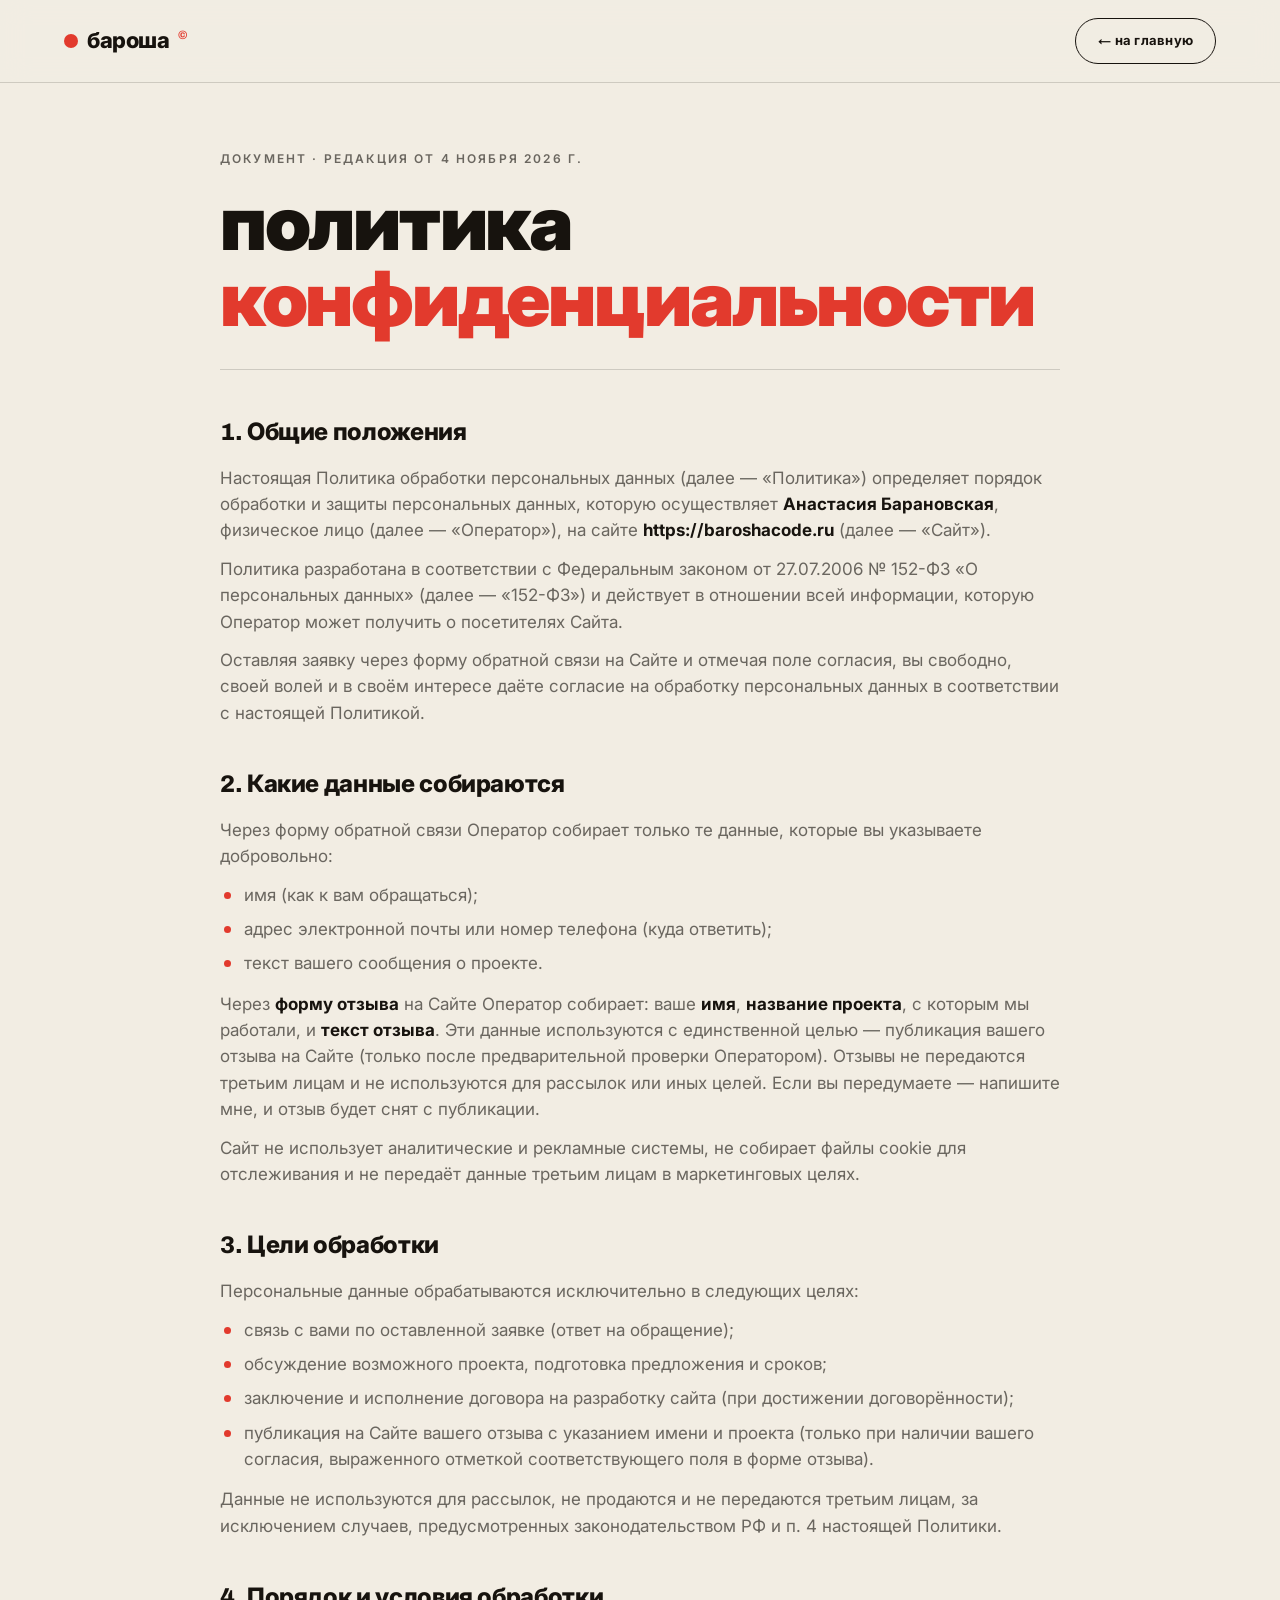
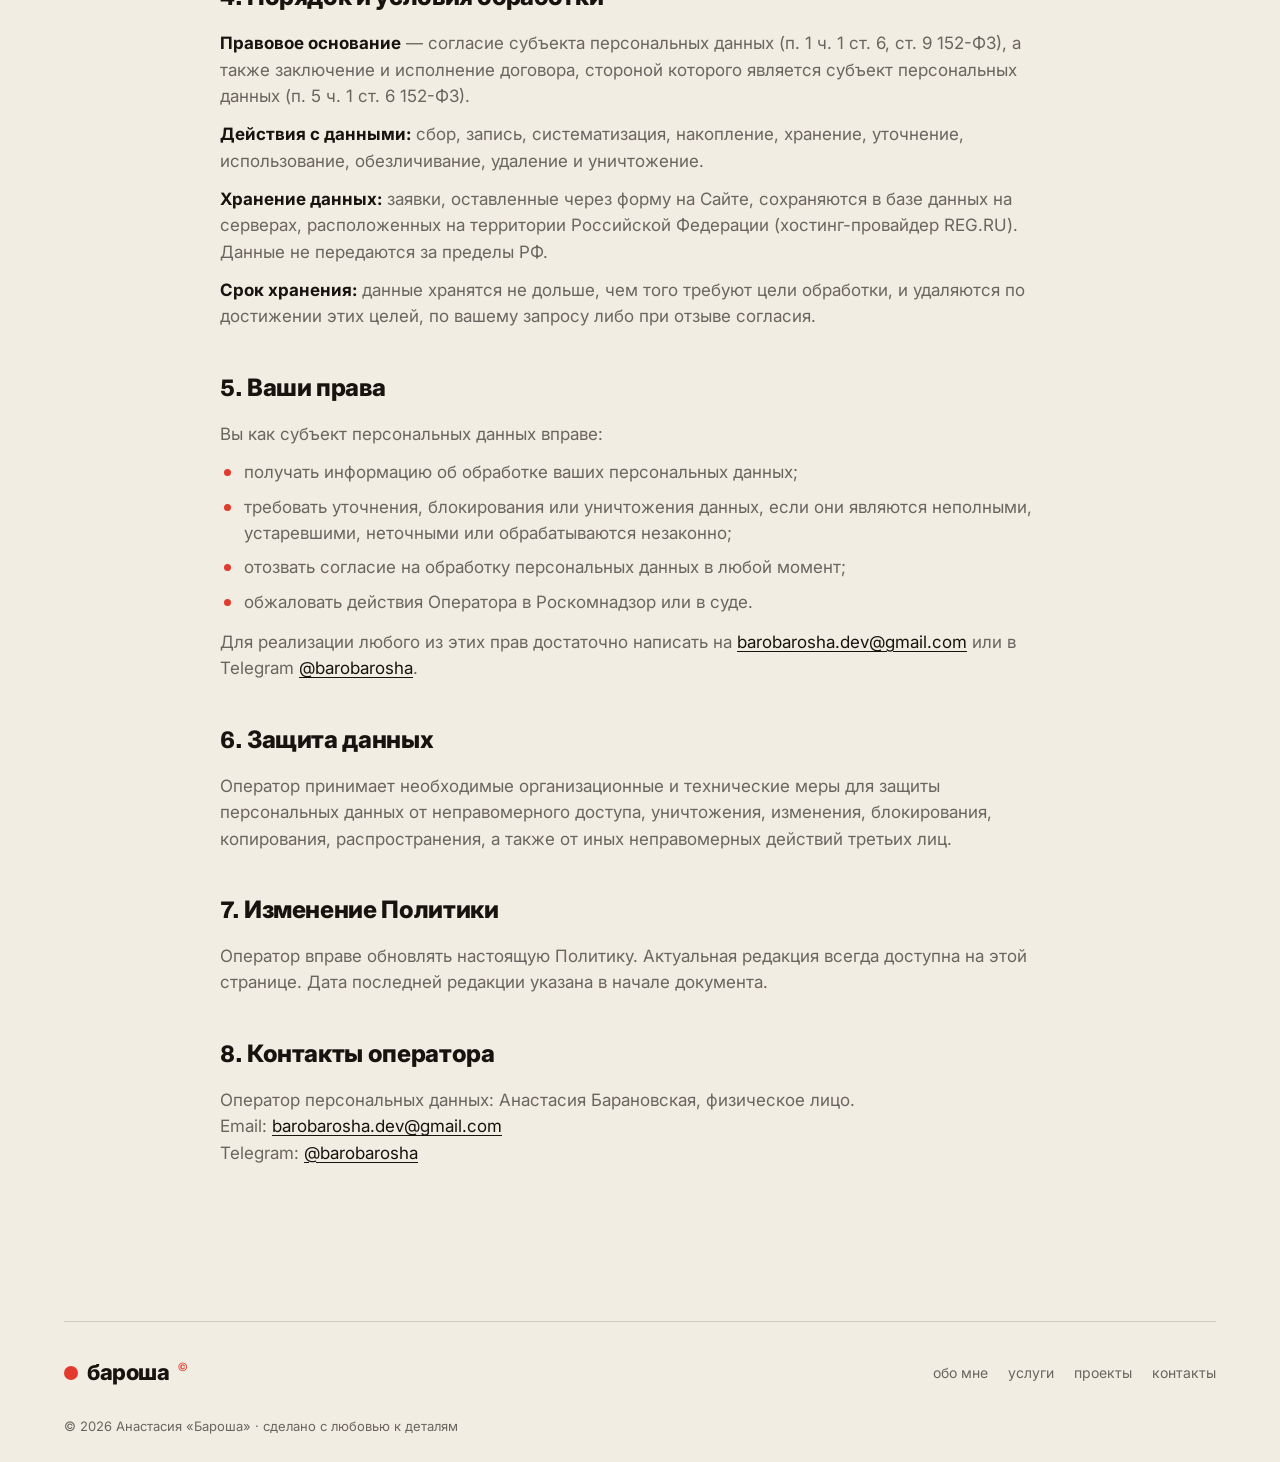
<file: privacy.html>
<!DOCTYPE html>
<html lang="ru">
<head>
  <meta charset="UTF-8">
  <meta name="viewport" content="width=device-width, initial-scale=1.0">
  <title>Политика конфиденциальности — Бароша</title>
  <meta name="description" content="Политика обработки персональных данных сайта Анастасии «Бароши» — веб-разработчика. Порядок сбора, хранения и защиты персональных данных по 152-ФЗ.">
  <meta name="robots" content="noindex">
  <link rel="icon" href="data:image/svg+xml,<svg xmlns='http://www.w3.org/2000/svg' viewBox='0 0 100 100'><circle cx='50' cy='50' r='44' fill='%23E23A2D'/></svg>">
  <link rel="preconnect" href="https://fonts.googleapis.com">
  <link rel="preconnect" href="https://fonts.gstatic.com" crossorigin>
  <link href="https://fonts.googleapis.com/css2?family=Archivo:ital,wght@0,400;0,500;0,600;0,700;0,800;0,900;1,700&family=Inter:wght@400;500;600&display=swap" rel="stylesheet">
  <link rel="stylesheet" href="css/style.css">
</head>
<body>

  <header class="header is-scrolled">
    <div class="header__inner">
      <a href="index.html" class="logo" aria-label="На главную">
        <span class="logo__dot"></span>бароша<span class="logo__sup">©</span>
      </a>
      <a href="index.html" class="btn btn--ghost btn--sm header__back">← на главную</a>
    </div>
  </header>

  <main class="legal">
    <div class="legal__inner">
      <p class="legal__eyebrow">документ · редакция от 4 ноября 2026 г.</p>
      <h1 class="legal__title">политика <em>конфиденциальности</em></h1>

      <div class="legal__body">

        <section>
          <h2>1. Общие положения</h2>
          <p>
            Настоящая Политика обработки персональных данных (далее — «Политика») определяет порядок
            обработки и защиты персональных данных, которую осуществляет
            <b>Анастасия Барановская</b>, физическое лицо (далее — «Оператор»),
            на сайте <b>https://baroshacode.ru</b> (далее — «Сайт»).
          </p>
          <p>
            Политика разработана в соответствии с Федеральным законом от 27.07.2006 № 152-ФЗ
            «О персональных данных» (далее — «152-ФЗ») и действует в отношении всей информации,
            которую Оператор может получить о посетителях Сайта.
          </p>
          <p>
            Оставляя заявку через форму обратной связи на Сайте и отмечая поле согласия, вы свободно,
            своей волей и в своём интересе даёте согласие на обработку персональных данных
            в соответствии с настоящей Политикой.
          </p>
        </section>

        <section>
          <h2>2. Какие данные собираются</h2>
          <p>Через форму обратной связи Оператор собирает только те данные, которые вы указываете добровольно:</p>
          <ul>
            <li>имя (как к вам обращаться);</li>
            <li>адрес электронной почты или номер телефона (куда ответить);</li>
            <li>текст вашего сообщения о проекте.</li>
          </ul>
          <p>
            Через <b>форму отзыва</b> на Сайте Оператор собирает: ваше <b>имя</b>,
            <b>название проекта</b>, с которым мы работали, и <b>текст отзыва</b>.
            Эти данные используются с единственной целью — публикация вашего отзыва на Сайте
            (только после предварительной проверки Оператором). Отзывы не передаются третьим лицам
            и не используются для рассылок или иных целей.
            Если вы передумаете — напишите мне, и отзыв будет снят с публикации.
          </p>
          <p>
            Сайт не использует аналитические и рекламные системы, не собирает файлы cookie
            для отслеживания и не передаёт данные третьим лицам в маркетинговых целях.
          </p>
        </section>

        <section>
          <h2>3. Цели обработки</h2>
          <p>Персональные данные обрабатываются исключительно в следующих целях:</p>
          <ul>
            <li>связь с вами по оставленной заявке (ответ на обращение);</li>
            <li>обсуждение возможного проекта, подготовка предложения и сроков;</li>
            <li>заключение и исполнение договора на разработку сайта (при достижении договорённости);</li>
            <li>публикация на Сайте вашего отзыва с указанием имени и проекта (только при наличии
              вашего согласия, выраженного отметкой соответствующего поля в форме отзыва).</li>
          </ul>
          <p>
            Данные не используются для рассылок, не продаются и не передаются третьим лицам,
            за исключением случаев, предусмотренных законодательством РФ и п. 4 настоящей Политики.
          </p>
        </section>

        <section>
          <h2>4. Порядок и условия обработки</h2>
          <p>
            <b>Правовое основание</b> — согласие субъекта персональных данных
            (п. 1 ч. 1 ст. 6, ст. 9 152-ФЗ), а также заключение и исполнение договора,
            стороной которого является субъект персональных данных (п. 5 ч. 1 ст. 6 152-ФЗ).
          </p>
          <p>
            <b>Действия с данными:</b> сбор, запись, систематизация, накопление, хранение,
            уточнение, использование, обезличивание, удаление и уничтожение.
          </p>
          <p>
           <p>
            <b>Хранение данных:</b> заявки, оставленные через форму на Сайте, сохраняются
            в базе данных на серверах, расположенных на территории Российской Федерации
            (хостинг-провайдер REG.RU). Данные не передаются за пределы РФ.
           </p>
          </p>
          <p>
            <b>Срок хранения:</b> данные хранятся не дольше, чем того требуют цели обработки,
            и удаляются по достижении этих целей, по вашему запросу либо при отзыве согласия.
          </p>
        </section>

        <section>
          <h2>5. Ваши права</h2>
          <p>Вы как субъект персональных данных вправе:</p>
          <ul>
            <li>получать информацию об обработке ваших персональных данных;</li>
            <li>требовать уточнения, блокирования или уничтожения данных, если они являются
              неполными, устаревшими, неточными или обрабатываются незаконно;</li>
            <li>отозвать согласие на обработку персональных данных в любой момент;</li>
            <li>обжаловать действия Оператора в Роскомнадзор или в суде.</li>
          </ul>
          <p>
            Для реализации любого из этих прав достаточно написать на
            <a href="mailto:barobarosha.dev@gmail.com">barobarosha.dev@gmail.com</a> или
            в Telegram <a href="https://t.me/barobarosha" target="_blank" rel="noopener">@barobarosha</a>.
          </p>
        </section>

        <section>
          <h2>6. Защита данных</h2>
          <p>
            Оператор принимает необходимые организационные и технические меры для защиты
            персональных данных от неправомерного доступа, уничтожения, изменения,
            блокирования, копирования, распространения, а также от иных неправомерных действий
            третьих лиц.
          </p>
        </section>

        <section>
          <h2>7. Изменение Политики</h2>
          <p>
            Оператор вправе обновлять настоящую Политику. Актуальная редакция всегда доступна
            на этой странице. Дата последней редакции указана в начале документа.
          </p>
        </section>

        <section>
          <h2>8. Контакты оператора</h2>
          <p>
            Оператор персональных данных: Анастасия Барановская, физическое лицо.<br>
            Email: <a href="mailto:barobarosha.dev@gmail.com">barobarosha.dev@gmail.com</a><br>
            Telegram: <a href="http://t.me/barobarosha" target="_blank" rel="noopener">@barobarosha</a>
          </p>
        </section>

      </div>
    </div>
  </main>

  <footer class="footer">
    <div class="footer__inner">
      <a href="index.html" class="logo logo--foot"><span class="logo__dot"></span>бароша<span class="logo__sup">©</span></a>
      <nav class="footer__nav" aria-label="Навигация в подвале">
        <a href="index.html#about">обо мне</a>
        <a href="index.html#services">услуги</a>
        <a href="index.html#projects">проекты</a>
        <a href="index.html#contacts">контакты</a>
      </nav>
      <div class="footer__meta">
        <span>© 2026 Анастасия «Бароша» · сделано с любовью к деталям</span>
      </div>
    </div>
  </footer>

</body>
</html>
</file>
<file: css/style.css>
/* ============================================
   БАРОША — портфолио веб-разработчика
   Editorial / Swiss style: крем, красный, чернила
   ============================================ */

:root {
  --bg: #F2EDE3;
  --bg-soft: #EAE3D6;
  --ink: #17130E;
  --ink-60: rgba(23, 19, 14, .62);
  --ink-30: rgba(23, 19, 14, .3);
  --line: rgba(23, 19, 14, .16);
  --red: #E23A2D;
  --red-dark: #C42B20;
  --pink: #F3C4CE;
  --pink-soft: #F9E3E8;
  --white: #FFFDF8;
  --font-display: 'Archivo', 'Inter', sans-serif;
  --font-body: 'Inter', sans-serif;
  --radius: 22px;
  --pad: clamp(20px, 5vw, 72px);
  --ease-out: cubic-bezier(.22, 1, .36, 1);
}

* { margin: 0; padding: 0; box-sizing: border-box; }

html { scroll-behavior: smooth; }

body {
  background: var(--bg);
  color: var(--ink);
  font-family: var(--font-body);
  font-size: 17px;
  line-height: 1.55;
  -webkit-font-smoothing: antialiased;
  overflow-x: hidden;
}

::selection { background: var(--red); color: var(--white); }

img { display: block; max-width: 100%; }
a { color: inherit; text-decoration: none; }
ul, ol { list-style: none; }
button { font: inherit; cursor: pointer; background: none; border: none; color: inherit; }

:focus-visible {
  outline: 2px solid var(--red);
  outline-offset: 3px;
  border-radius: 4px;
}

/* ---------- Кастомный курсор ---------- */
.cursor,
.cursor-ring {
  position: fixed;
  top: 0; left: 0;
  pointer-events: none;
  z-index: 9999;
  border-radius: 50%;
  transform: translate(-50%, -50%);
}
.cursor {
  width: 8px; height: 8px;
  background: var(--red);
}
.cursor-ring {
  width: 38px; height: 38px;
  border: 1.5px solid var(--ink-30);
  transition: width .35s var(--ease-out), height .35s var(--ease-out),
              border-color .35s, background .35s;
}
.cursor-ring.is-hover {
  width: 64px; height: 64px;
  border-color: var(--red);
  background: rgba(226, 58, 45, .08);
}
@media (hover: none), (pointer: coarse) {
  .cursor, .cursor-ring { display: none; }
}

/* ---------- Шапка ---------- */
.header {
  position: fixed;
  top: 0; left: 0; right: 0;
  z-index: 100;
  transition: transform .4s var(--ease-out), background .3s, box-shadow .3s;
}
.header.is-scrolled {
  background: rgba(242, 237, 227, .86);
  backdrop-filter: blur(14px);
  -webkit-backdrop-filter: blur(14px);
  box-shadow: 0 1px 0 var(--line);
}
.header.is-hidden { transform: translateY(-100%); }
.header__inner {
  display: flex;
  align-items: center;
  gap: 28px;
  padding: 18px var(--pad);
}
.logo {
  font-family: var(--font-display);
  font-weight: 800;
  font-size: 22px;
  letter-spacing: -.02em;
  display: inline-flex;
  align-items: center;
  gap: 9px;
}
.logo__dot {
  width: 14px; height: 14px;
  background: var(--red);
  border-radius: 50%;
  display: inline-block;
  animation: pulse 3s ease-in-out infinite;
}
@keyframes pulse { 0%,100% { transform: scale(1);} 50% { transform: scale(.72);} }
.logo__sup { font-size: 12px; color: var(--red); transform: translateY(-6px); }

.nav {
  display: flex;
  gap: 26px;
  margin-left: auto;
}
.nav__link {
  font-size: 14px;
  font-weight: 500;
  text-transform: lowercase;
  letter-spacing: .04em;
  position: relative;
  padding: 4px 0;
}
.nav__link::after {
  content: '';
  position: absolute;
  left: 0; bottom: 0;
  width: 100%; height: 2px;
  background: var(--red);
  transform: scaleX(0);
  transform-origin: right;
  transition: transform .4s var(--ease-out);
}
.nav__link:hover::after { transform: scaleX(1); transform-origin: left; }

.header__cta { margin-left: 8px; }

.burger {
  display: none;
  flex-direction: column;
  gap: 6px;
  padding: 10px;
  margin-left: auto;
}
.burger span {
  width: 26px; height: 2px;
  background: var(--ink);
  transition: transform .35s var(--ease-out), opacity .3s, background .3s;
}
.burger.is-open span { background: var(--bg); }
.burger.is-open span:first-child { transform: translateY(4px) rotate(45deg); }
.burger.is-open span:last-child { transform: translateY(-4px) rotate(-45deg); }

/* Шапка поверх открытого мобильного меню */
body.menu-open .header {
  background: transparent;
  backdrop-filter: none;
  -webkit-backdrop-filter: none;
  box-shadow: none;
}
body.menu-open .logo { color: var(--bg); }
body.menu-open .logo__sup { color: var(--bg); }

.mobile-menu {
  position: fixed;
  inset: 0;
  background: var(--ink);
  color: var(--bg);
  z-index: 90;
  display: flex;
  flex-direction: column;
  justify-content: center;
  padding: var(--pad);
  transform: translateY(-100%);
  transition: transform .55s var(--ease-out);
}
.mobile-menu.is-open { transform: translateY(0); }
.mobile-menu__nav { display: flex; flex-direction: column; gap: 8px; }
.mobile-menu__link {
  font-family: var(--font-display);
  font-size: clamp(38px, 9vw, 64px);
  font-weight: 800;
  letter-spacing: -.03em;
  line-height: 1.15;
  transition: color .3s, transform .3s;
}
.mobile-menu__link:hover { color: var(--red); transform: translateX(12px); }
.mobile-menu__foot {
  margin-top: 48px;
  font-size: 13px;
  letter-spacing: .12em;
  text-transform: uppercase;
  color: rgba(242, 237, 227, .5);
}

/* ---------- Кнопки ---------- */
.btn {
  display: inline-flex;
  align-items: center;
  gap: 10px;
  font-family: var(--font-display);
  font-weight: 700;
  font-size: 15px;
  letter-spacing: .02em;
  padding: 16px 30px;
  border-radius: 999px;
  border: 1.5px solid var(--ink);
  transition: background .3s, color .3s, border-color .3s, transform .3s;
  will-change: transform;
}
.btn--sm { padding: 12px 22px; font-size: 13px; }
.btn--solid { background: var(--ink); color: var(--bg); }
.btn--solid:hover { background: var(--red); border-color: var(--red); color: var(--white); }
.btn--red { background: var(--red); border-color: var(--red); color: var(--white); }
.btn--red:hover { background: var(--red-dark); border-color: var(--red-dark); }
.btn--ghost { background: transparent; color: var(--ink); }
.btn--ghost:hover { background: var(--ink); color: var(--bg); }
.btn--ghost-light { background: transparent; color: var(--bg); border-color: rgba(242,237,227,.6); }
.btn--ghost-light:hover { background: var(--bg); color: var(--ink); border-color: var(--bg); }
.btn__arrow { transition: transform .3s var(--ease-out); }
.btn:hover .btn__arrow { transform: translateX(5px); }

/* ---------- HERO ---------- */
.hero {
  position: relative;
  min-height: 100svh;
  display: flex;
  flex-direction: column;
  justify-content: flex-end;
  padding-top: 110px;
  overflow: hidden;
}
.hero__grid-lines {
  position: absolute;
  inset: 0;
  background-image:
    linear-gradient(to right, var(--line) 1px, transparent 1px);
  background-size: calc(100% / 6) 100%;
  opacity: .35;
  pointer-events: none;
  mask-image: linear-gradient(to bottom, #000 60%, transparent);
  -webkit-mask-image: linear-gradient(to bottom, #000 60%, transparent);
}
.hero__inner {
  position: relative;
  display: grid;
  grid-template-columns: 1.25fr .9fr;
  gap: 40px;
  align-items: center;
  padding: 0 var(--pad);
  flex: 1;
  width: 100%;
  max-width: 1600px;
  margin: 0 auto;
}
.hero__eyebrow {
  display: inline-flex;
  align-items: center;
  gap: 10px;
  font-size: 13px;
  font-weight: 600;
  letter-spacing: .18em;
  text-transform: uppercase;
  color: var(--ink-60);
  margin-bottom: 26px;
}
.status-dot {
  width: 9px; height: 9px;
  border-radius: 50%;
  background: var(--red);
  animation: pulse 2.4s ease-in-out infinite;
}
.hero__title {
  font-family: var(--font-display);
  font-weight: 900;
  font-size: clamp(52px, 9.4vw, 148px);
  line-height: .94;
  letter-spacing: -.035em;
  text-transform: lowercase;
  margin-bottom: 34px;
}
.hero__line { display: block; overflow: hidden; }
.hero__line em { display: inline-block; font-style: normal; will-change: transform; }
.hero__line--red { color: var(--red); }
.hero__star {
  display: inline-block;
  width: .55em; height: .55em;
  color: var(--ink);
  margin-left: .12em;
  animation: spin 9s linear infinite;
}
@keyframes spin { to { transform: rotate(360deg); } }
.hero__sub {
  max-width: 520px;
  font-size: 18px;
  color: var(--ink-60);
  margin-bottom: 38px;
}
.hero__actions { display: flex; flex-wrap: wrap; gap: 14px; margin-bottom: 48px; }
.hero__meta {
  display: flex;
  gap: 40px;
  border-top: 1px solid var(--line);
  padding-top: 22px;
  max-width: 560px;
}
.hero__meta-item { display: flex; flex-direction: column; gap: 2px; }
.hero__meta-item b {
  font-family: var(--font-display);
  font-size: 19px;
  font-weight: 800;
  letter-spacing: -.01em;
}
.hero__meta-item span { font-size: 13px; color: var(--ink-60); }

/* Аватар */
.hero__right { position: relative; display: flex; justify-content: center; }
.avatar-stage {
  position: relative;
  width: min(420px, 90%);
  aspect-ratio: 4 / 5;
}
.avatar-frame {
  position: absolute;
  inset: 0;
  border-radius: 999px 999px var(--radius) var(--radius);
  overflow: hidden;
  background: var(--pink-soft);
  box-shadow: 0 40px 80px -30px rgba(23, 19, 14, .35);
  animation: floaty 6s ease-in-out infinite;
  will-change: transform;
}
.avatar-img {
  width: 100%; height: 100%;
  object-fit: cover;
  object-position: top center;
  transform: scale(1.06);
}
@keyframes floaty {
  0%, 100% { transform: translateY(0) rotate(0deg); }
  33% { transform: translateY(-14px) rotate(-1.2deg); }
  66% { transform: translateY(-6px) rotate(1.2deg); }
}
.avatar-badge {
  position: absolute;
  top: -8px; right: -34px;
  width: 118px; height: 118px;
  animation: spin 14s linear infinite;
  filter: drop-shadow(0 12px 24px rgba(23,19,14,.25));
}
.avatar-badge__bg { fill: var(--red); }
.avatar-badge__text {
  font-family: var(--font-display);
  font-size: 11.5px;
  font-weight: 700;
  letter-spacing: 3.6px;
  fill: var(--white);
  text-transform: uppercase;
}
.avatar-badge__dot { fill: var(--white); }
.avatar-shape {
  position: absolute;
  border-radius: 50%;
  pointer-events: none;
}
.avatar-shape--1 {
  width: 90px; height: 90px;
  left: -46px; bottom: 18%;
  background: var(--pink);
  animation: floaty 7s ease-in-out infinite reverse;
}
.avatar-shape--2 {
  width: 26px; height: 26px;
  left: -18px; top: 16%;
  background: var(--red);
  animation: floaty 5s ease-in-out infinite;
}

/* Бегущая строка */
.marquee {
  position: relative;
  border-top: 1px solid var(--line);
  border-bottom: 1px solid var(--line);
  background: var(--ink);
  color: var(--bg);
  overflow: hidden;
  padding: 16px 0;
  margin-top: 60px;
}
.marquee__track {
  display: flex;
  align-items: center;
  gap: 34px;
  width: max-content;
  animation: marquee 26s linear infinite;
  will-change: transform;
}

/* Статичная строка — только мобилка (тач) */
.marquee--static { display: none; }
.marquee__row {
  display: flex;
  align-items: center;
  justify-content: center;
  flex-wrap: wrap;
  row-gap: 8px;
  column-gap: 18px;
  padding: 0 20px;
}
.marquee__row span {
  font-family: var(--font-display);
  font-weight: 700;
  font-size: 12.5px;
  letter-spacing: .06em;
  text-transform: uppercase;
  white-space: nowrap;
}
.marquee__row i { color: var(--red); font-style: normal; font-size: 14px; }
@media (hover: none), (pointer: coarse) {
  .marquee:not(.marquee--static) { display: none; }
  .marquee--static { display: block; }
}
.marquee__track span {
  font-family: var(--font-display);
  font-weight: 700;
  font-size: 17px;
  letter-spacing: .08em;
  text-transform: uppercase;
  white-space: nowrap;
}
.marquee__track i { color: var(--red); font-style: normal; font-size: 19px; }
@keyframes marquee { to { transform: translateX(-50%); } }

/* ---------- Секции общее ---------- */
.section { padding: clamp(90px, 12vw, 160px) var(--pad) 0; max-width: 1600px; margin: 0 auto; }
.section__head {
  display: flex;
  align-items: baseline;
  gap: 26px;
  border-bottom: 1px solid var(--line);
  padding-bottom: 26px;
  margin-bottom: clamp(40px, 6vw, 72px);
}
.section__num {
  font-family: var(--font-display);
  font-weight: 800;
  font-size: 15px;
  letter-spacing: .14em;
  color: var(--red);
}
.section__num--light { color: var(--pink); }
.section__title {
  font-family: var(--font-display);
  font-weight: 900;
  font-size: clamp(44px, 7vw, 104px);
  letter-spacing: -.03em;
  line-height: 1;
  text-transform: lowercase;
}
.section__title em { font-style: normal; color: var(--red); }

/* ---------- Обо мне ---------- */
.about__grid {
  display: grid;
  grid-template-columns: 1fr 1.15fr;
  gap: clamp(40px, 6vw, 90px);
}
.about__lead {
  font-family: var(--font-display);
  font-size: clamp(22px, 2.6vw, 30px);
  font-weight: 700;
  line-height: 1.3;
  letter-spacing: -.015em;
  margin-bottom: 24px;
}
.about__lead b { color: var(--red); }
.about__intro p:not(.about__lead) { color: var(--ink-60); max-width: 480px; }
.about__skills { display: flex; flex-direction: column; }
.about-skill {
  display: flex;
  gap: 26px;
  padding: 26px 0;
  border-top: 1px solid var(--line);
  transition: padding-left .4s var(--ease-out);
}
.about-skill:last-child { border-bottom: 1px solid var(--line); }
.about-skill:hover { padding-left: 14px; }
.about-skill__num {
  font-family: var(--font-display);
  font-weight: 800;
  font-size: 14px;
  color: var(--red);
  padding-top: 4px;
}
.about-skill h3 {
  font-family: var(--font-display);
  font-size: 21px;
  font-weight: 800;
  letter-spacing: -.01em;
  margin-bottom: 6px;
}
.about-skill p { font-size: 15px; color: var(--ink-60); max-width: 520px; }

/* ---------- Услуги ---------- */
.services__grid {
  display: grid;
  grid-template-columns: repeat(4, 1fr);
  gap: 18px;
}
.service-card {
  position: relative;
  border: 1px solid var(--line);
  border-radius: var(--radius);
  padding: 30px 26px 90px;
  background: var(--white);
  overflow: hidden;
  transition: transform .45s var(--ease-out), box-shadow .45s var(--ease-out), background .35s;
  will-change: transform;
}
.service-card::before {
  content: '';
  position: absolute;
  width: 220px; height: 220px;
  border-radius: 50%;
  background: var(--pink-soft);
  top: -90px; right: -90px;
  transition: transform .5s var(--ease-out), background .35s;
}
.service-card:hover { transform: translateY(-8px); box-shadow: 0 30px 60px -25px rgba(23,19,14,.28); }
.service-card:hover::before { transform: scale(1.5); }
.service-card--red { background: var(--red); color: var(--white); border-color: var(--red); }
.service-card--red::before { background: rgba(255,255,255,.14); }
.service-card--red .service-card__tag { background: rgba(255,255,255,.16); color: var(--white); }
.service-card--red p { color: rgba(255, 253, 248, .82); }
.service-card--wide { grid-column: span 2; }
.service-card--full { grid-column: 1 / -1; }
.service-card__num {
  font-family: var(--font-display);
  font-size: 13px;
  font-weight: 800;
  letter-spacing: .12em;
  opacity: .55;
  display: block;
  margin-bottom: 46px;
}
.service-card h3 {
  font-family: var(--font-display);
  font-size: 24px;
  font-weight: 800;
  letter-spacing: -.015em;
  margin-bottom: 12px;
  position: relative;
}
.service-card p { font-size: 15px; color: var(--ink-60); position: relative; max-width: 400px; }
.service-card__tag {
  position: absolute;
  left: 26px; bottom: 26px;
  font-size: 12px;
  font-weight: 600;
  letter-spacing: .08em;
  text-transform: uppercase;
  background: var(--bg-soft);
  border-radius: 999px;
  padding: 7px 14px;
  color: var(--ink-60);
}

/* ---------- Проекты ---------- */
.filters {
  display: flex;
  flex-wrap: wrap;
  gap: 10px;
  margin-bottom: 44px;
}
.filter-btn {
  font-family: var(--font-display);
  font-weight: 700;
  font-size: 14px;
  padding: 11px 22px;
  border: 1.5px solid var(--line);
  border-radius: 999px;
  transition: background .3s, color .3s, border-color .3s;
  will-change: transform;
}
.filter-btn:hover { border-color: var(--ink); }
.filter-btn.is-active { background: var(--ink); color: var(--bg); border-color: var(--ink); }

.projects__grid {
  display: grid;
  grid-template-columns: repeat(12, 1fr);
  gap: 22px;
  align-items: start;
}
.project-card { border-radius: var(--radius); will-change: transform; }
.project-card:nth-child(1) { grid-column: span 7; }
.project-card:nth-child(2) { grid-column: span 5; margin-top: 80px; }
.project-card:nth-child(3) { grid-column: span 5; margin-top: -40px; }
.project-card:nth-child(4) { grid-column: span 7; margin-top: 40px; }
.project-card:nth-child(5) { grid-column: span 7; margin-top: -40px; }
.project-card:nth-child(6) { grid-column: span 5; margin-top: 40px; }
.project-card.is-hidden { display: none; }

.project-card__link {
  position: relative;
  display: block;
  border-radius: var(--radius);
  overflow: hidden;
  background: var(--white);
  border: 1px solid var(--line);
  transform-style: preserve-3d;
}
.project-card__media { overflow: hidden; aspect-ratio: 16 / 10.5; }
.project-card__media img {
  width: 100%; height: 100%;
  object-fit: cover;
  object-position: top center;
  transition: transform .8s var(--ease-out), filter .5s;
  will-change: transform;
}
.project-card__link:hover .project-card__media img { transform: scale(1.07); }

.project-card__overlay {
  position: absolute;
  inset: 0;
  display: flex;
  flex-direction: column;
  justify-content: flex-end;
  gap: 14px;
  padding: 28px;
  background: linear-gradient(to top, rgba(23,19,14,.72) 0%, rgba(23,19,14,.25) 55%, transparent 100%);
  backdrop-filter: blur(2px);
  color: var(--white);
  opacity: 0;
  transition: opacity .45s;
}
.project-card__link:hover .project-card__overlay,
.project-card__link:focus-visible .project-card__overlay { opacity: 1; }
.project-card__overlay p {
  font-size: 15px;
  line-height: 1.5;
  max-width: 460px;
  background: rgba(255, 253, 248, .12);
  border: 1px solid rgba(255, 253, 248, .25);
  backdrop-filter: blur(12px);
  -webkit-backdrop-filter: blur(12px);
  border-radius: 14px;
  padding: 14px 18px;
  transform: translateY(12px);
  transition: transform .45s var(--ease-out);
}
.project-card__link:hover .project-card__overlay p { transform: translateY(0); }
.project-card__stack { display: flex; flex-wrap: wrap; gap: 8px; }
.project-card__stack span {
  font-size: 12px;
  font-weight: 600;
  letter-spacing: .06em;
  text-transform: uppercase;
  border: 1px solid rgba(255, 253, 248, .4);
  border-radius: 999px;
  padding: 6px 13px;
  background: rgba(23, 19, 14, .3);
  backdrop-filter: blur(8px);
}

.project-card__info {
  display: grid;
  grid-template-columns: auto 1fr auto;
  align-items: baseline;
  gap: 16px;
  padding: 18px 22px;
}
.project-card__index {
  font-family: var(--font-display);
  font-size: 13px;
  font-weight: 800;
  color: var(--red);
  letter-spacing: .1em;
}
.project-card__info h3 {
  font-family: var(--font-display);
  font-size: clamp(20px, 2vw, 26px);
  font-weight: 800;
  letter-spacing: -.02em;
  text-transform: lowercase;
}
.project-card__type { font-size: 13px; color: var(--ink-60); }
.project-card__arrow {
  position: absolute;
  top: 18px; right: 18px;
  width: 46px; height: 46px;
  display: grid;
  place-items: center;
  background: var(--white);
  border-radius: 50%;
  font-size: 19px;
  box-shadow: 0 8px 20px rgba(23,19,14,.18);
  transition: transform .4s var(--ease-out), background .3s, color .3s;
  transform: translateZ(30px);
}
.project-card__link:hover .project-card__arrow { background: var(--red); color: var(--white); transform: translateZ(30px) rotate(45deg); }

/* Статичная карточка проекта (без ссылки) */
.project-card__link--static { cursor: default; }

/* Заполненный отзыв */
.review-card--filled {
  border: 1px solid var(--line);
  background: var(--white);
  border-style: solid;
  box-shadow: 0 24px 50px -30px rgba(23, 19, 14, .25);
}
.review-card--filled:hover { border-color: var(--red); }
.review-card__avatar--filled {
  background: var(--red);
  color: var(--white);
}
.review-card--filled blockquote { color: var(--ink); }
.review-card--filled figcaption { color: var(--ink-60); }

/* Концепт-карточка */
.project-card__concept {
  position: relative;
  aspect-ratio: 16 / 10.5;
  background: var(--red);
  color: var(--white);
  display: flex;
  flex-direction: column;
  justify-content: center;
  align-items: center;
  gap: 12px;
  overflow: hidden;
  padding: 24px;
}
.project-card--concept .project-card__overlay { padding: 24px; }
.project-card--concept .project-card__overlay p { max-width: 100%; }
.project-card__concept-word {
  font-family: var(--font-display);
  font-weight: 900;
  font-size: clamp(38px, 4.4vw, 64px);
  letter-spacing: -.03em;
  line-height: 1;
  text-transform: lowercase;
  text-align: center;
}
.project-card__concept-sub {
  font-size: 13px;
  letter-spacing: .22em;
  text-transform: uppercase;
  opacity: .75;
}
.project-card--concept .project-card__overlay { background: linear-gradient(to top, rgba(23,19,14,.6), transparent 70%); }

/* CTA-карточка */
.project-card--cta .project-card__link { background: var(--ink); border-color: var(--ink); color: var(--bg); }
.project-card__cta-inner {
  aspect-ratio: 16 / 10.5;
  display: flex;
  flex-direction: column;
  justify-content: center;
  align-items: center;
  gap: 26px;
  text-align: center;
  padding: 30px;
}
.project-card__cta-inner h3 {
  font-family: var(--font-display);
  font-weight: 900;
  font-size: clamp(30px, 3.4vw, 48px);
  letter-spacing: -.03em;
  line-height: 1.05;
  text-transform: lowercase;
}
.project-card__cta-star {
  width: 46px; height: 46px;
  color: var(--red);
  animation: spin 10s linear infinite;
}

/* ---------- Этапы ---------- */
.workflow__wrap { position: relative; }
.workflow__line {
  position: absolute;
  top: 27px; left: 0; right: 0;
  height: 2px;
  background: var(--line);
}
.workflow__line-fill {
  display: block;
  height: 100%;
  width: 100%;
  background: var(--red);
  transform: scaleX(0);
  transform-origin: left;
}
.workflow__list {
  display: grid;
  grid-template-columns: repeat(6, 1fr);
  gap: 26px;
  counter-reset: step;
}
.step { position: relative; padding-top: 0; }
.step__num {
  position: relative;
  z-index: 1;
  display: grid;
  place-items: center;
  width: 56px; height: 56px;
  border-radius: 50%;
  background: var(--bg);
  border: 2px solid var(--ink);
  font-family: var(--font-display);
  font-weight: 900;
  font-size: 20px;
  margin-bottom: 22px;
  transition: background .35s, color .35s, border-color .35s, transform .35s var(--ease-out);
}
.step:hover .step__num {
  background: var(--red);
  border-color: var(--red);
  color: var(--white);
  transform: scale(1.12);
}
.step h3 {
  font-family: var(--font-display);
  font-size: 19px;
  font-weight: 800;
  letter-spacing: -.01em;
  margin-bottom: 8px;
}
.step p { font-size: 14px; color: var(--ink-60); }

/* ---------- Отзывы ---------- */
.reviews__grid {
  display: grid;
  grid-template-columns: repeat(3, 1fr);
  gap: 20px;
}
.review-card {
  border: 1.5px dashed var(--ink-30);
  border-radius: var(--radius);
  padding: 30px 28px;
  display: flex;
  flex-direction: column;
  gap: 20px;
  transition: border-color .3s, background .3s, transform .4s var(--ease-out);
}
.review-card:hover { border-color: var(--red); background: var(--white); transform: translateY(-6px); }
.review-card__avatar {
  width: 56px; height: 56px;
  border-radius: 50%;
  background: var(--bg-soft);
  display: grid;
  place-items: center;
  font-family: var(--font-display);
  font-weight: 900;
  font-size: 22px;
  color: var(--ink-30);
}
.review-card blockquote { font-size: 15px; color: var(--ink-60); line-height: 1.6; flex: 1; }
.review-card figcaption {
  font-size: 12px;
  font-weight: 600;
  letter-spacing: .14em;
  text-transform: uppercase;
  color: var(--ink-30);
}

/* Карточка «оставить отзыв» */
.review-card--leave { cursor: pointer; }
.review-card--leave:hover { border-style: solid; border-color: var(--red); background: var(--white); }
.review-card--leave:hover .review-card__avatar--plus { background: var(--red); color: var(--white); transform: rotate(90deg); }
.review-card--leave:focus-visible { outline: 2px solid var(--red); outline-offset: 3px; }
.review-card__avatar--plus {
  border: 1.5px dashed var(--ink-30);
  background: transparent;
  font-size: 30px;
  font-weight: 400;
  transition: background .3s, color .3s, transform .4s var(--ease-out);
}

/* Форма отзыва */
.review-form {
  margin-top: 28px;
  padding: 34px 32px;
  background: var(--white);
  border: 1px solid var(--line);
  border-radius: var(--radius);
  display: flex;
  flex-direction: column;
  gap: 18px;
}
.review-form[hidden] { display: none; }
.review-form__title {
  font-family: var(--font-display);
  font-size: clamp(24px, 3vw, 34px);
  font-weight: 900;
  letter-spacing: -.02em;
  text-transform: lowercase;
}
.review-form__title em { font-style: normal; color: var(--red); }
.review-form__note { font-size: 14px; color: var(--ink-60); margin-top: -10px; }
.review-form__row { display: grid; grid-template-columns: 1fr 1fr; gap: 16px; }
.review-form__actions { display: flex; gap: 14px; flex-wrap: wrap; align-items: center; }

/* Светлая тема для полей внутри формы отзыва */
.review-form .contact-form__field input,
.review-form .contact-form__field textarea {
  background: var(--bg);
  border-color: var(--line);
  color: var(--ink);
}
.review-form .contact-form__field input::placeholder,
.review-form .contact-form__field textarea::placeholder { color: var(--ink-30); }
.review-form .contact-form__consent { color: var(--ink-60); }
.review-form .contact-form__consent input { border-color: var(--ink-30); }
.review-form .contact-form__consent input:checked { background: var(--red); border-color: var(--red); }
.review-form .contact-form__consent a { color: var(--red); }
.review-form .contact-form__consent a:hover { color: var(--ink); }
.review-form .contact-form__consent.has-error { color: var(--red); }
.review-form .contact-form__field label { color: var(--ink-60) !important; }

@media (max-width: 620px) {
  .review-form { padding: 24px 20px; }
  .review-form__row { grid-template-columns: 1fr; }
}

/* ---------- Контакты ---------- */
.contacts { max-width: none; padding-left: 0; padding-right: 0; }
.contacts__inner {
  background: var(--ink);
  color: var(--bg);
  border-radius: clamp(24px, 4vw, 48px);
  margin: 0 var(--pad);
  padding: clamp(50px, 7vw, 100px) clamp(26px, 6vw, 90px);
  display: grid;
  grid-template-columns: 1fr 1fr;
  gap: clamp(40px, 6vw, 90px);
  position: relative;
  overflow: hidden;
}
.contacts__inner::after {
  content: '';
  position: absolute;
  width: 480px; height: 480px;
  border-radius: 50%;
  background: radial-gradient(circle, rgba(226,58,45,.35), transparent 65%);
  top: -160px; right: -120px;
  pointer-events: none;
}
.contacts__title {
  font-family: var(--font-display);
  font-weight: 900;
  font-size: clamp(48px, 6.4vw, 96px);
  line-height: .98;
  letter-spacing: -.03em;
  text-transform: lowercase;
  margin: 18px 0 26px;
}
.contacts__title em { font-style: normal; color: var(--red); }
.contacts__text { color: rgba(242, 237, 227, .65); max-width: 420px; margin-bottom: 40px; }
.contacts__links { display: flex; flex-direction: column; gap: 14px; }
.contact-link {
  display: flex;
  align-items: center;
  gap: 16px;
  border: 1px solid rgba(242, 237, 227, .2);
  border-radius: 16px;
  padding: 16px 20px;
  transition: border-color .3s, background .3s;
  max-width: 440px;
  will-change: transform;
}
.contact-link:hover { border-color: var(--red); background: rgba(226, 58, 45, .1); }
.contact-link__icon {
  width: 46px; height: 46px;
  flex-shrink: 0;
  display: grid;
  place-items: center;
  background: var(--red);
  border-radius: 50%;
  color: var(--white);
}
.contact-link__icon svg { width: 22px; height: 22px; }
.contact-link__body { display: flex; flex-direction: column; }
.contact-link__body b { font-family: var(--font-display); font-size: 16px; }
.contact-link__body span { font-size: 13px; color: rgba(242, 237, 227, .55); }

.contact-form {
  display: flex;
  flex-direction: column;
  gap: 20px;
  background: rgba(242, 237, 227, .05);
  border: 1px solid rgba(242, 237, 227, .14);
  border-radius: 24px;
  padding: clamp(24px, 3vw, 40px);
  position: relative;
  z-index: 1;
}
.contact-form__field { display: flex; flex-direction: column; gap: 8px; }
.contact-form__field label {
  font-size: 12px;
  font-weight: 600;
  letter-spacing: .16em;
  text-transform: uppercase;
  color: rgba(242, 237, 227, .6);
}
.contact-form__field input,
.contact-form__field textarea {
  font: inherit;
  color: var(--bg);
  background: transparent;
  border: none;
  border-bottom: 1.5px solid rgba(242, 237, 227, .25);
  padding: 10px 2px;
  transition: border-color .3s;
  resize: vertical;
}
.contact-form__field input::placeholder,
.contact-form__field textarea::placeholder { color: rgba(242, 237, 227, .35); }
.contact-form__field input:focus,
.contact-form__field textarea:focus { outline: none; border-color: var(--red); }
.contact-form__field.has-error input,
.contact-form__field.has-error textarea { border-color: var(--red); }
.contact-form__consent {
  display: flex;
  align-items: flex-start;
  gap: 12px;
  font-size: 13px;
  line-height: 1.5;
  color: rgba(242, 237, 227, .6);
  cursor: pointer;
  margin-top: 2px;
}
.contact-form__consent input {
  appearance: none;
  -webkit-appearance: none;
  width: 19px; height: 19px;
  flex-shrink: 0;
  margin-top: 1px;
  border: 1.5px solid rgba(242, 237, 227, .45);
  border-radius: 6px;
  background: transparent;
  cursor: pointer;
  position: relative;
  transition: background .25s, border-color .25s;
}
.contact-form__consent input:checked {
  background: var(--red);
  border-color: var(--red);
}
.contact-form__consent input:checked::after {
  content: '';
  position: absolute;
  left: 5px; top: 2px;
  width: 5px; height: 9px;
  border: solid var(--white);
  border-width: 0 2px 2px 0;
  transform: rotate(45deg);
}
.contact-form__consent a {
  color: var(--pink);
  text-decoration: underline;
  text-underline-offset: 3px;
}
.contact-form__consent a:hover { color: var(--white); }
.contact-form__consent.has-error { color: var(--red); }
.contact-form__consent.has-error input { border-color: var(--red); }

.contact-form__submit { justify-content: center; margin-top: 6px; }
.contact-form__submit:disabled { opacity: .65; cursor: wait; }
.contact-form__note { font-size: 12.5px; color: rgba(242, 237, 227, .45); text-align: center; }
.contact-form__note.is-success { color: #8FE3A0; }

/* ---------- Футер ---------- */
.footer { padding: clamp(70px, 9vw, 120px) var(--pad) 26px; overflow: hidden; }
.footer__inner {
  display: flex;
  flex-wrap: wrap;
  align-items: center;
  gap: 26px;
  border-top: 1px solid var(--line);
  padding-top: 34px;
}
.footer__nav { display: flex; flex-wrap: wrap; gap: 20px; margin-left: auto; font-size: 14px; }
.footer__nav a { color: var(--ink-60); transition: color .3s; }
.footer__nav a:hover { color: var(--red); }
.footer__meta {
  width: 100%;
  display: flex;
  flex-wrap: wrap;
  gap: 14px;
  justify-content: space-between;
  font-size: 13px;
  color: var(--ink-60);
}
.footer__policy { text-decoration: underline; text-underline-offset: 3px; }
.footer__big {
  font-family: var(--font-display);
  font-weight: 900;
  font-size: clamp(90px, 19vw, 300px);
  line-height: .8;
  letter-spacing: -.04em;
  text-align: center;
  color: transparent;
  -webkit-text-stroke: 1.5px var(--ink-30);
  margin-top: 50px;
  user-select: none;
  transform: translateY(18%);
}

/* ---------- Reveal-анимации (начальное состояние) ---------- */
[data-reveal] { opacity: 0; transform: translateY(20px); }
.no-js [data-reveal], .reduced-motion [data-reveal] { opacity: 1; transform: none; }

/* ---------- Адаптив ---------- */
@media (max-width: 1100px) {
  .services__grid { grid-template-columns: repeat(2, 1fr); }
  .service-card--wide { grid-column: span 2; }
  .workflow__list { grid-template-columns: repeat(3, 1fr); row-gap: 48px; }
  .workflow__line { display: none; }
  .project-card:nth-child(1),
  .project-card:nth-child(2),
  .project-card:nth-child(3),
  .project-card:nth-child(4),
  .project-card:nth-child(5),
  .project-card:nth-child(6) { grid-column: span 12; margin-top: 0; }
}

@media (max-width: 900px) {
  .nav, .header__cta { display: none; }
  .burger { display: flex; }
  .hero { min-height: auto; padding-top: 120px; }
  .hero__inner { grid-template-columns: 1fr; gap: 60px; padding-bottom: 10px; }
  .hero__right { order: -1; margin-top: 10px; }
  .avatar-stage { width: min(320px, 78%); }
  .avatar-badge { right: -16px; width: 92px; height: 92px; }
  .hero__meta { flex-wrap: wrap; gap: 22px; }
  .about__grid { grid-template-columns: 1fr; }
  .contacts__inner { grid-template-columns: 1fr; }
  .reviews__grid { grid-template-columns: 1fr; }
}

@media (max-width: 620px) {
  body { font-size: 16px; }
  .services__grid { grid-template-columns: 1fr; }
  .service-card--wide { grid-column: span 1; }
  .workflow__list { grid-template-columns: 1fr; }
  .section__head { gap: 14px; }
  .hero__actions .btn { width: 100%; justify-content: center; }
  .project-card__info { grid-template-columns: auto 1fr; }
  .project-card__type { grid-column: 2; }
  .avatar-shape--1 { left: -20px; }
}

/* ---------- Страницы документов (политика) ---------- */
.header__back { margin-left: auto; }
.legal { padding: 150px var(--pad) 0; }
.legal__inner { max-width: 840px; margin: 0 auto; }
.legal__eyebrow {
  font-size: 12px;
  font-weight: 600;
  letter-spacing: .18em;
  text-transform: uppercase;
  color: var(--ink-60);
  margin-bottom: 18px;
}
.legal__title {
  font-family: var(--font-display);
  font-weight: 900;
  font-size: clamp(38px, 6vw, 76px);
  letter-spacing: -.03em;
  line-height: 1;
  text-transform: lowercase;
  border-bottom: 1px solid var(--line);
  padding-bottom: 30px;
  margin-bottom: 44px;
}
.legal__title em { font-style: normal; color: var(--red); }
.legal__body section { margin-bottom: 40px; }
.legal__body h2 {
  font-family: var(--font-display);
  font-weight: 800;
  font-size: 24px;
  letter-spacing: -.015em;
  margin-bottom: 14px;
}
.legal__body p { color: var(--ink-60); margin-bottom: 12px; }
.legal__body ul {
  list-style: none;
  margin: 10px 0 14px;
  display: flex;
  flex-direction: column;
  gap: 8px;
}
.legal__body li { color: var(--ink-60); padding-left: 24px; position: relative; }
.legal__body li::before {
  content: '';
  position: absolute;
  left: 4px; top: 10px;
  width: 7px; height: 7px;
  border-radius: 50%;
  background: var(--red);
}
.legal__body a { color: var(--ink); text-decoration: underline; text-underline-offset: 3px; }
.legal__body a:hover { color: var(--red); }
.legal__body b { color: var(--ink); }

/* ---------- Reduced motion ---------- */
@media (prefers-reduced-motion: reduce) {
  html { scroll-behavior: auto; }
  *, *::before, *::after {
    animation-duration: .01ms !important;
    animation-iteration-count: 1 !important;
    transition-duration: .01ms !important;
  }
}
</file>
